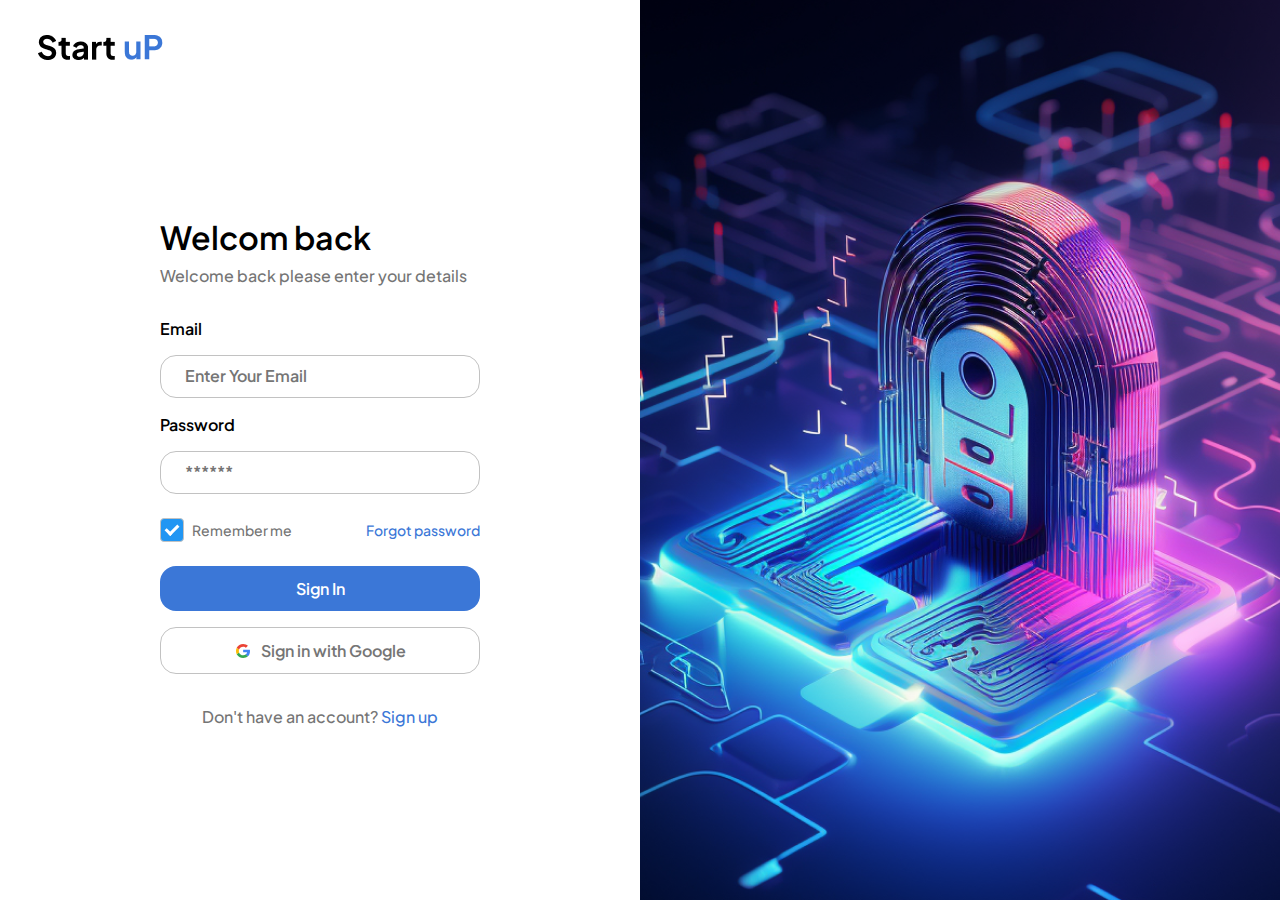
<file: projects/responsive-web-design/index.html>
<!DOCTYPE html>
<html lang="en">

<head>
    <meta charset="UTF-8">
    <meta name="viewport" content="width=device-width, initial-scale=1.0">
    <title>Document</title>
    <link rel="stylesheet" href="style.css">
</head>

<body>

    <div class="container">
        <div class="textBox">
            <a href="#" class="logo">
                <img src="img/logo.png" alt="logo">
            </a>
            <form>
                <h1 class="title">Welcom back</h1>
                <p class="p">Welcome back please enter your details</p>
                <label for="email">Email</label><br>
                <input type="email" id="email" placeholder="Enter Your Email"><br>
                <label for="password">Password</label><br>
                <input type="password" id="password" placeholder="******">
                <div class="checkBox">
                    <label class="c">Remember me
                        <input type="checkbox" id="check" checked="checked">
                        <span class="checkmark"></span>
                    </label>
                    <a href="#">Forgot password</a>
                </div>
                <input type="submit" value="Sign In" class="submit btn">
                <a href="https://google.com" class="btn btnLink"><img src="img/google.svg" alt="google"> Sign in with
                    Google</a>
                <p class="end">Don't have an account? <a href="#">Sign up</a></p>
            </form>
        </div>
        <div class="imgBox"></div>
    </div>

</body>

</html>
</file>
<file: projects/responsive-web-design/style.css>
@import url('https://fonts.googleapis.com/css2?family=Plus+Jakarta+Sans:wght@300;400;500;600;700&display=swap');

* {
    margin: 0;
    padding: 0;
    box-sizing: border-box;
    font-family: 'Plus Jakarta Sans', sans-serif;
    outline: none;
    text-decoration: none;
}

body {
    display: flex;
    justify-content: center;
    align-items: center;
    min-height: 100vh;
}

.container {
    width: 1440px;
    max-width: 1440px;
    min-height: 900px;
    display: flex;
}

.textBox {
    width: 50%;
}

.imgBox {
    width: 50%;
    background: url(img/main.png) center;
    background-size: cover;
    height: inherit;
}

.logo {
    height: 97px;
    width: 100%;
    display: flex;
    align-items: center;
    padding-left: 32px;
}

form {
    width: 320px;
    margin: 120px auto 0;
}

.title {
    font-weight: 600;
}

.p {
    margin: 8px 0 16px;
    color: #757575;
    font-weight: 500;
}

form>label {
    display: inline-block;
    margin-top: 16px;
    font-size: 16px;
    font-weight: 600;
}

form>input,
.btnLink {
    width: 100%;
    margin-top: 16px;
    padding: 12px 100px 12px 24px;
    border-radius: 16px;
    border: 1px solid #C2C2C2;
}

form .btn {
    padding: 12px 0;
    display: block;
}

.submit {
    background: #3B77D7;
    color: white;
    font-size: 16px;
    font-weight: 600;
    border: none;
}

.btnLink {
    display: flex !important;
    padding: 12px 0;
    align-items: center;
    justify-content: center;
    color: #757575;
    font-size: 16px;
    font-weight: 600;
    gap: 10px;
}

form>input::placeholder {
    color: #757575;
    font-size: 16px;
    font-weight: 600;
}

.checkBox {
    margin: 24px 0;
    display: flex;
    justify-content: space-between;
    align-items: center;
}

/* ch */

.c {
    display: flex;
    align-items: center;
    position: relative;
    padding-left: 32px;
    cursor: pointer;
    -webkit-user-select: none;
    -moz-user-select: none;
    -ms-user-select: none;
    user-select: none;

    color: #757575;
    font-size: 14px;
    font-weight: 500;
    height: 24px;
}

.c input {
    position: absolute;
    opacity: 0;
    cursor: pointer;
    height: 0;
    width: 0;
}

.checkmark {
    position: absolute;
    top: 0;
    left: 0;
    height: 24px;
    width: 24px;
    border-radius: 4px;
    border: 1px solid #C2C2C2;

}

.c:hover input~.checkmark {
    background-color: #ccc;
}

.c input:checked~.checkmark {
    background-color: #2196F3;
}

.checkmark:after {
    content: "";
    position: absolute;
    display: none;
}

.c input:checked~.checkmark:after {
    display: block;
}

.c .checkmark:after {
    left: 7px;
    top: 3px;
    width: 5px;
    height: 10px;
    border: solid white;
    border-width: 0 3px 3px 0;
    -webkit-transform: rotate(45deg);
    -ms-transform: rotate(45deg);
    transform: rotate(45deg);
}

.checkBox a {
    color: #3B77D7;
    font-size: 14px;
    font-weight: 500;
}

.end {
    margin-top: 32px;
    text-align: center;
    color: #757575;
    font-weight: 500;
}

.end a {
    color: rgba(59, 119, 215, 1);
}

@media screen and (max-width: 700px) {
    .container {
        flex-direction: column;
    }

    .textBox {
        width: 100%;
    }

    .imgBox {
        margin-top: 30px;
        width: 100%;
        height: 587px;
    }

    form {
        margin: 0;
        width: 100%;
        padding: 120px 27.5px 0;
    }
}
</file>
